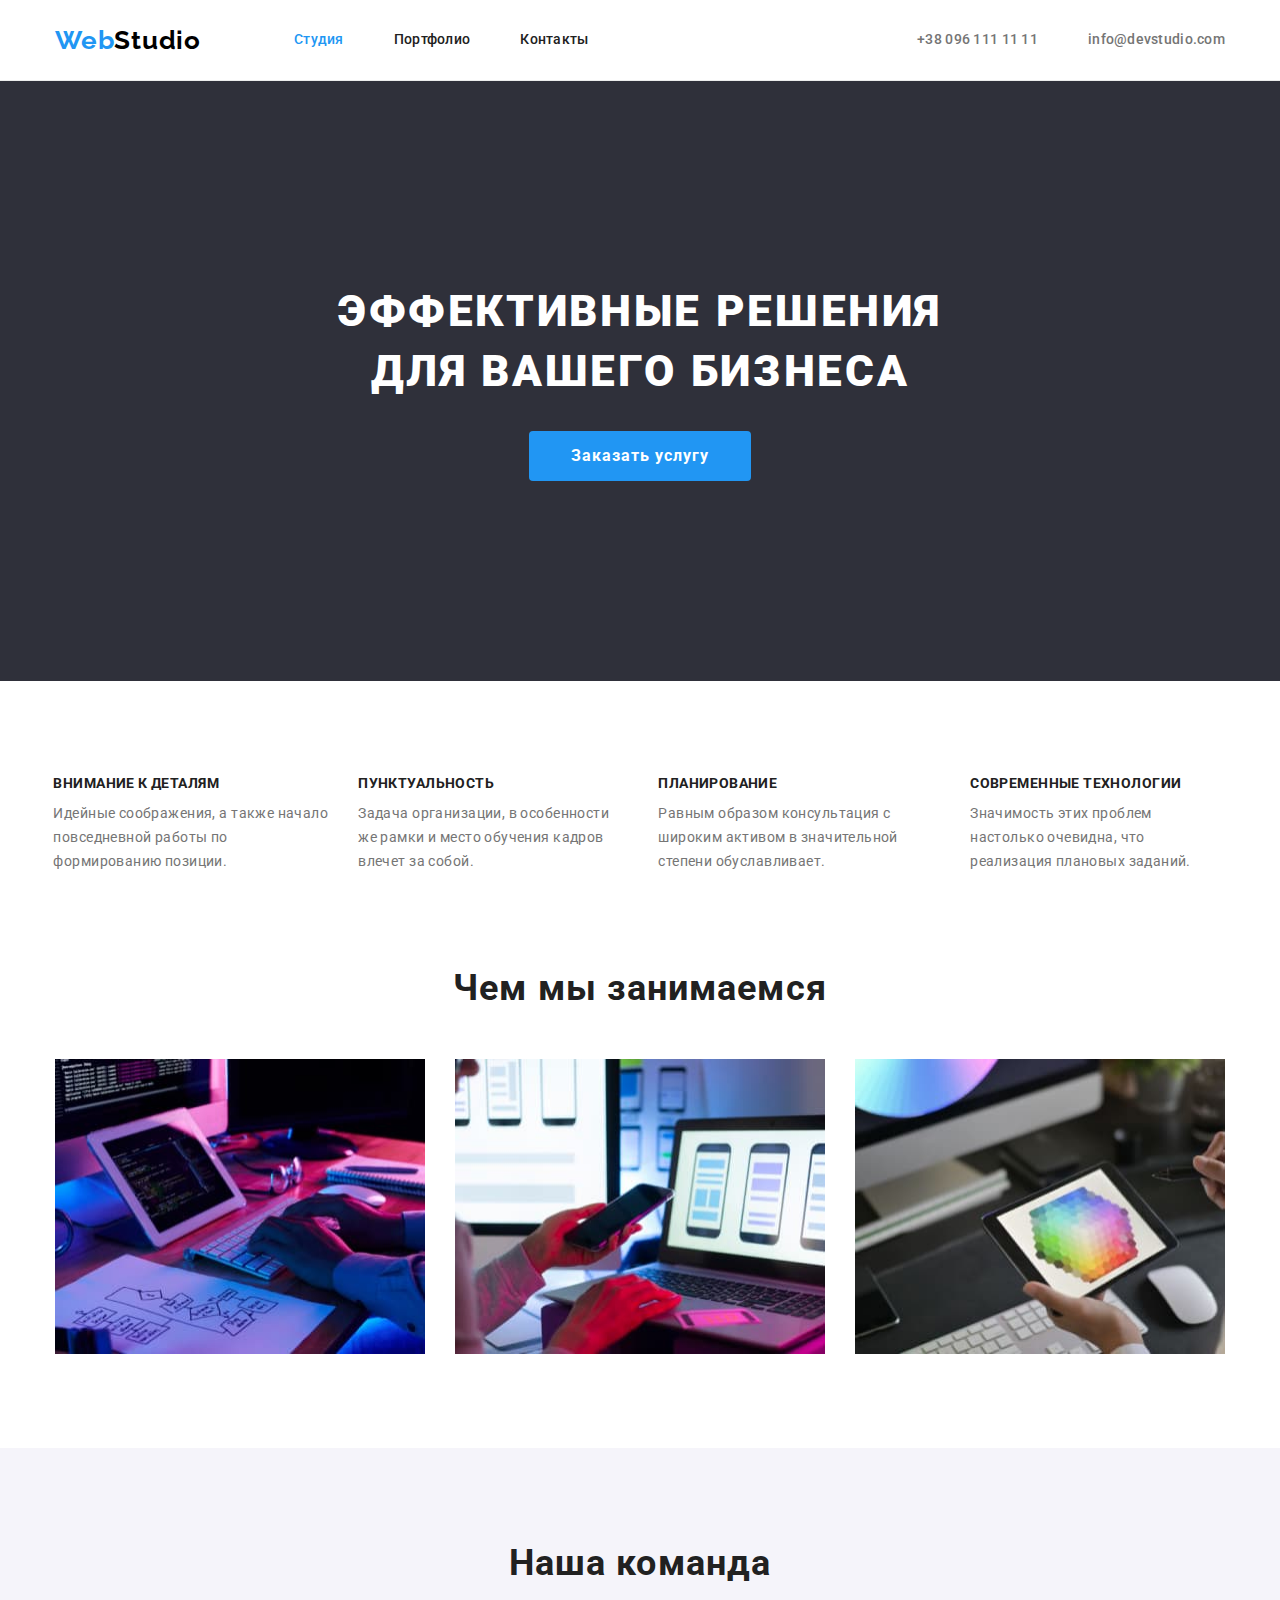
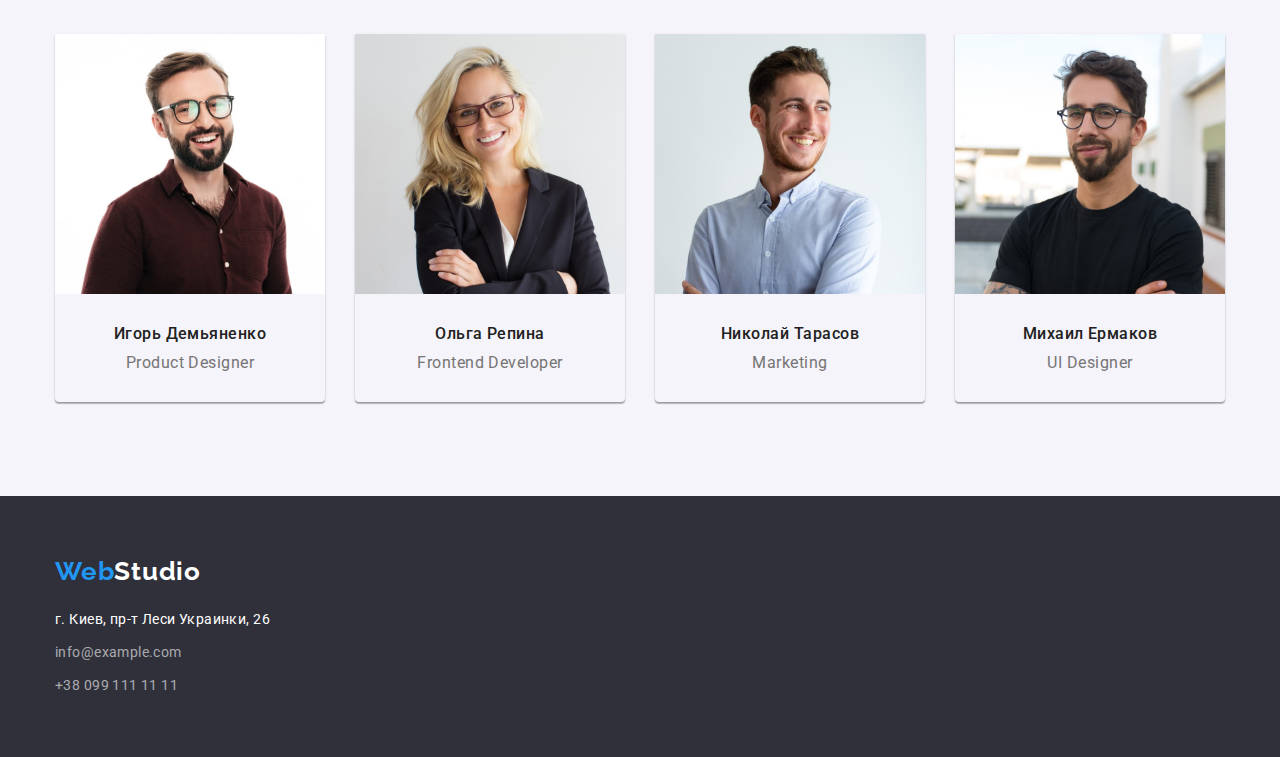
<file: index.html>
<!DOCTYPE html>
<html lang="ru">

<head>
    <meta charset="UTF-8" />
    <meta http-equiv="X-UA-Compatible" content="IE=edge" />
    <meta name="viewport" content="width=device-width, initial-scale=1.0" />
    <title>Студия</title>
    <link rel="preconnect" href="https://fonts.googleapis.com">
    <link rel="preconnect" href="https://fonts.gstatic.com" crossorigin>
    <link
        href="https://fonts.googleapis.com/css2?family=Montserrat:wght@400;700&family=Raleway:wght@700&family=Roboto:wght@400;500;700;900&display=swap"
        rel="stylesheet">
    <link rel="stylesheet"
        href="https://cdnjs.cloudflare.com/ajax/libs/modern-normalize/1.1.0/modern-normalize.min.css">
    <link rel="stylesheet" href="./css/styles.css">
</head>

<body>



    <!-- Header section -->

    <header class="header">

        <div class="container">

            <a href="/" class="logo link"> <span class="logo-web">Web</span>Studio </a>
            <nav class="main-nav">
                <ul class="navigation-list list">
                    <li class="navigation-item"><a class="navigation-link link navigation-link-current"
                            href="/">Студия</a>
                    </li>
                    <li class="navigation-item"><a class="navigation-link link" href="./portfolio.html">Портфолио</a>
                    </li>
                    <li class="navigation-item"><a class="navigation-link link" href="">Контакты</a></li>
                </ul>
            </nav>

            <ul class="connection list">
                <li class="connection-item"><a class="connection-link link" href="tel:+380961111111">+38 096 111 11
                        11</a>

                <li class="connection-item"><a class="connection-link link"
                        href="mailto:info@devstudio.com">info@devstudio.com</a></li>
            </ul>

        </div>
    </header>


    <main>
        <!-- Hero section -->
        <section class="hero section">
            <h1 class="headline">Эффективные решения для вашего бизнеса</h1>
            <button class="hero-btn" type="button">Заказать услугу</button>
        </section>

        <!-- Criteria section -->

        <section class="criteria section">
            <div class="container">
                <h2 class="criteria-title">Критерии работы</h2>
                <ul class="criteria-list list">
                    <li class="criteria-item">
                        <h3 class="criteria-item-title">Внимание к деталям</h3>
                        <p class="criteria-item-desk">
                            Идейные соображения, а также начало повседневной работы по
                            формированию позиции.
                        </p>
                    </li>
                    <li class="criteria-item">
                        <h3 class="criteria-item-title">Пунктуальность</h3>
                        <p class="criteria-item-desk">
                            Задача организации, в особенности же рамки и место обучения кадров
                            влечет за собой.
                        </p>
                    </li>
                    <li class="criteria-item">
                        <h3 class="criteria-item-title">Планирование</h3>
                        <p class="criteria-item-desk">
                            Равным образом консультация с широким активом в значительной
                            степени обуславливает.
                        </p>
                    </li>
                    <li class="criteria-item">
                        <h3 class="criteria-item-title">Современные технологии</h3>
                        <p class="criteria-item-desk">
                            Значимость этих проблем настолько очевидна, что реализация
                            плановых заданий.
                        </p>
                    </li>
                </ul>
            </div>
        </section>


        <!-- WORK section -->
        <section class="work section">
            <h2 class="work-title subtitle">Чем мы занимаемся</h2>
            <div class="container">
                <ul class="work-list list">
                    <li class="work-item">
                        <img class="work-img img" src="images/box1.jpg" alt="пишет программный код на компьютере"
                            width="370" height="295" />
                    </li>
                    <li class="work-item">
                        <img class="work-img img" src="images/box2.jpg" alt="сверяет вид программы на смартфоне"
                            width="370" height="295" />
                    </li>
                    <li class="work-item">
                        <img class="work-img img" src="images/box3.jpg" alt="подбирает цвета на планшете" width="370"
                            height="295" />
                    </li>
                </ul>
            </div>
        </section>

        <!-- TEAM section -->
        <section class="team section">
            <h2 class="team-title subtitle">Наша команда</h2>
            <div class="container">
                <ul class="team-list list">
                    <li class="team-item">
                        <img class="team-img img" src="images/person1.jpg" alt="Игорь Демьяненко. Продуктовый дизайнер"
                            width="270" height="260" />
                        <h3 class="team-subtitle">Игорь Демьяненко</h3>
                        <p class="team-desk" lang="en">Product Designer</p>
                    </li>
                    <li class="team-item">
                        <img class="team-img img" src="images/person2.jpg" alt="Ольга Репина. Фронтенд разработчик"
                            width="270" height="260" />
                        <h3 class="team-subtitle">Ольга Репина</h3>
                        <p class="team-desk" lang="en">Frontend Developer</p>
                    </li>
                    <li class="team-item">
                        <img class="team-img img" src="images/person3.jpg" alt="Николай Тарасов. Маркетинг" width="270"
                            height="260" />
                        <h3 class="team-subtitle">Николай Тарасов</h3>
                        <p class="team-desk" lang="en">Marketing</p>
                    </li>
                    <li class="team-item">
                        <img class="team-img img" src="images/person4.jpg" alt="Михаил Ермаков. UI дизайнер" width="270"
                            height="260" />
                        <h3 class="team-subtitle">Михаил Ермаков</h3>
                        <p class="team-desk" lang="en">UI Designer</p>
                    </li>
                </ul>
            </div>
        </section>
    </main>

    <!-- FOOTER section -->
    <footer class="footer">
        <div class="container footer-box">
            <a class="footer-logo link" href=""> <span class="logo-web">Web</span>Studio </a>
            <address class="address">
                <p class="footer-address"> г. Киев, пр-т Леси Украинки, 26</p>
                <ul class="fotter-list list">
                    <li class="footer-item"><a class="footer-link link"
                            href="mailto:info@example.com">info@example.com</a>
                    </li>
                    <li class="footer-item"><a class="footer-link link" href="tel:+380991111111">+38 099 111 11 11</a>
                    </li>
                </ul>


            </address>
        </div>
    </footer>



</body>

</html>
</file>
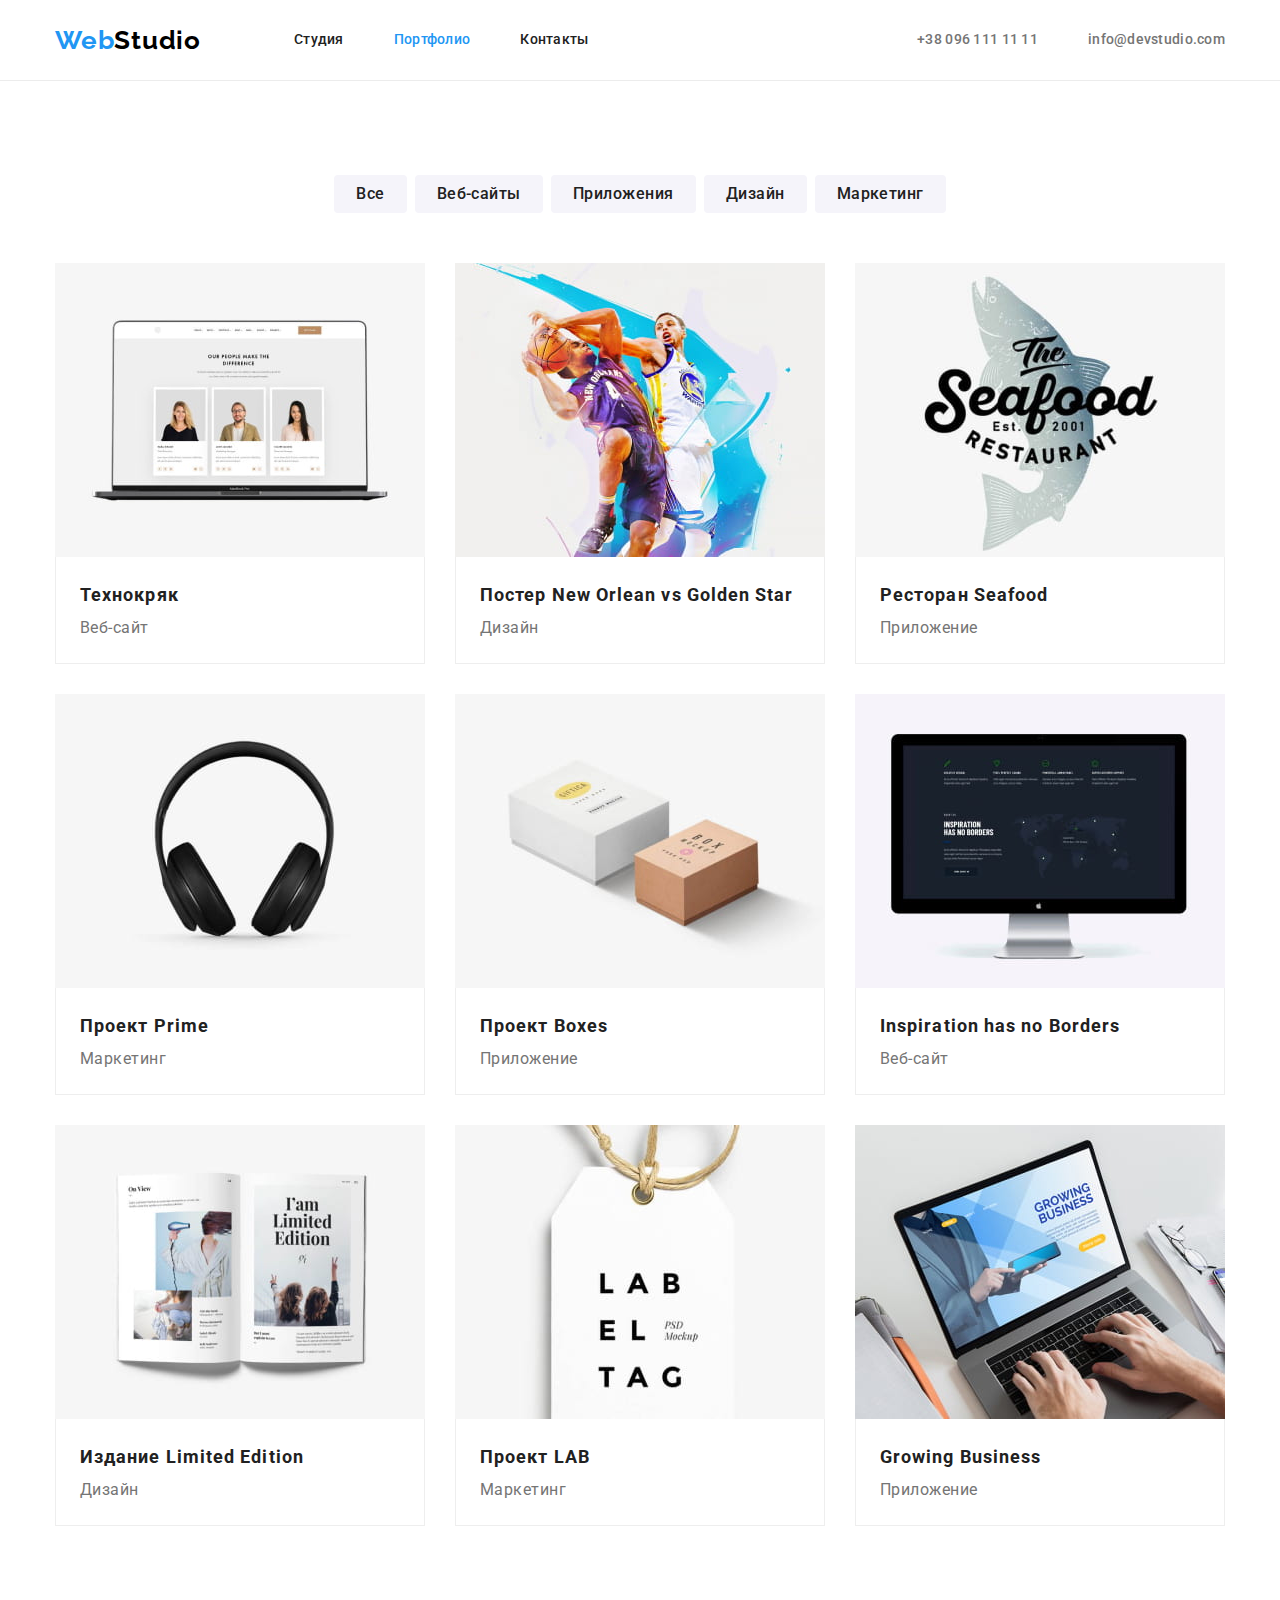
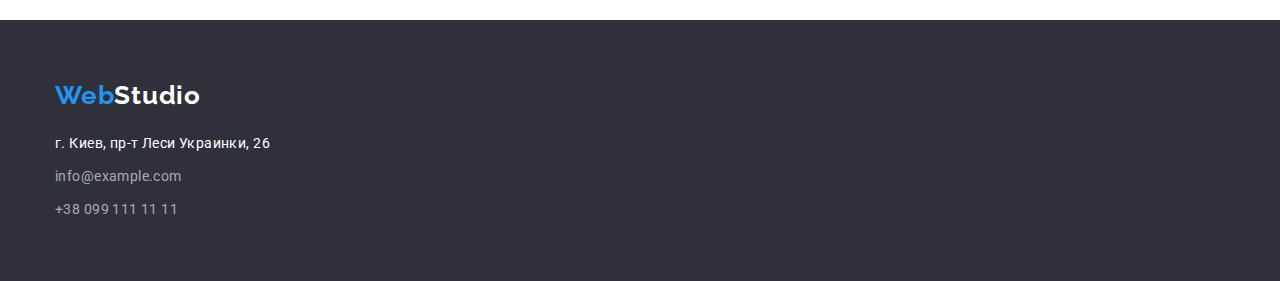
<file: portfolio.html>
<!DOCTYPE html>
<html lang="ru">

<head>
    <meta charset="UTF-8">
    <meta http-equiv="X-UA-Compatible" content="IE=edge">
    <meta name="viewport" content="width=device-width, initial-scale=1.0">
    <title>Портфолио</title>
    <link rel="preconnect" href="https://fonts.googleapis.com">
    <link rel="preconnect" href="https://fonts.gstatic.com" crossorigin>
    <link
        href="https://fonts.googleapis.com/css2?family=Montserrat:wght@400;700&family=Raleway:wght@700&family=Roboto:wght@400;500;700;900&display=swap"
        rel="stylesheet">

    <link rel="stylesheet"
        href="https://cdnjs.cloudflare.com/ajax/libs/modern-normalize/1.1.0/modern-normalize.min.css">

    <link rel="stylesheet" href="./css/styles.css">

</head>

<body>



    <!-- Header section -->
    <header class="header">

        <div class="container">
            <a href="/" class="logo link"> <span class="logo-web">Web</span>Studio </a>
            <nav class="main-nav">
                <ul class="navigation-list list">
                    <li class="navigation-item"><a class="navigation-link link" href="./index.html">Студия</a></li>
                    <li class="navigation-item"><a class="navigation-link link navigation-link-current"
                            href="./portfolio.html">Портфолио</a></li>
                    <li class="navigation-item"><a class="navigation-link link" href="">Контакты</a></li>
                </ul>
            </nav>

            <ul class="connection list">
                <li class="connection-item"><a class="connection-link link" href="tel:+380961111111">+38 096 111 11
                        11</a>
                </li>
                <li class="connection-item"><a class="connection-link link"
                        href="mailto:info@devstudio.com">info@devstudio.com</a>
                </li>
            </ul>

        </div>

    </header>

    <!-- Main section -->

    <main>


        <!-- Portfolio section -->

        <section class="portfolio-section section">

            <ul class="filter-list list">
                <li class="filter-item"><button class="filter-btn" type="button">Все</button></li>
                <li class="filter-item"><button class="filter-btn" type="button">Веб-сайты</button></li>
                <li class="filter-item"><button class="filter-btn" type="button">Приложения</button></li>
                <li class="filter-item"><button class="filter-btn" type="button">Дизайн</button></li>
                <li class="filter-item"><button class="filter-btn" type="button">Маркетинг</button></li>
            </ul>
            <div class="container">
                <ul class="porfolio-list list">
                    <li class="portfolio-item">
                        <a href="" class="portfolio-link link">
                            <img src="./images/portfolio/img-1.jpg" alt="Ноутбук с открытой веб-страницей"
                                class="portfolio-img img" width="370" height="294">
                            <div class="portfolio-content">
                                <h2 class="portfolio-subtitle ">Технокряк</h2>
                                <p class="portfolio-desc">Веб-сайт</p>
                            </div>
                        </a>
                    </li>
                    <li class="portfolio-item">
                        <a href="" class="portfolio-link link">
                            <img src="./images/portfolio/img-2.jpg" alt="Момент игры двух баскетболистов"
                                class="portfolio-img img" width="370" height="294">
                            <div class="portfolio-content">
                                <h2 class="portfolio-subtitle">Постер <span lang="en">New Orlean vs Golden Star</span>
                                </h2>
                                <p class="portfolio-desc">Дизайн</p>
                            </div>
                        </a>
                    </li>
                    <li class="portfolio-item">
                        <a href="" class="portfolio-link link">
                            <img src="./images/portfolio/img-3.jpg" alt="Логотип-вывеска ресторана"
                                class="portfolio-img img" width="370" height="294">
                            <div class="portfolio-content">
                                <h2 class="portfolio-subtitle">Ресторан <span lang="en">Seafood</span> </h2>
                                <p class="portfolio-desc">Приложение</p>
                            </div>
                        </a>
                    </li>
                    <li class="portfolio-item">
                        <a href="" class="portfolio-link link">
                            <img src="./images/portfolio/img-4.jpg" alt="Накладные наушники" class="portfolio-img img"
                                width="370" height="294">
                            <div class="portfolio-content">
                                <h2 class="portfolio-subtitle">Проект <span lang="en">Prime</span> </h2>
                                <p class="portfolio-desc">Маркетинг</p>
                            </div>
                        </a>
                    </li>
                    <li class="portfolio-item">
                        <a href="" class="portfolio-link link">
                            <img src="./images/portfolio/img-5.jpg" alt="две коробочки с надписями"
                                class="portfolio-img img" width="370" height="294">
                            <div class="portfolio-content">
                                <h2 class="portfolio-subtitle">Проект <span lang="en">Boxes</span></h2>
                                <p class="portfolio-desc">Приложение</p>
                            </div>
                        </a>
                    </li>
                    <li class="portfolio-item">
                        <a href="" class="portfolio-link link">
                            <img src="./images/portfolio/img-6.jpg" alt="" class="portfolio-img img" width="370"
                                height="294">
                            <div class="portfolio-content">
                                <h2 class="portfolio-subtitle" lang="en">Inspiration has no Borders</h2>
                                <p class="portfolio-desc">Веб-сайт</p>
                            </div>
                        </a>
                    </li>
                    <li class="portfolio-item">
                        <a href="" class="portfolio-link link">
                            <img src="./images/portfolio/img-7.jpg" alt="Книга. Лимитированое издание"
                                class="portfolio-img img" width="370" height="294">
                            <div class="portfolio-content">
                                <h2 class="portfolio-subtitle">Издание <span lang="en">Limited Edition</span></h2>
                                <p class="portfolio-desc">Дизайн</p>
                            </div>
                        </a>
                    </li>
                    <li class="portfolio-item">
                        <a href="" class="portfolio-link link">
                            <img src="./images/portfolio/img-8.jpg" alt="Этикетка" class="portfolio-img img" width="370"
                                height="294">
                            <div class="portfolio-content">
                                <h2 class="portfolio-subtitle">Проект <span lang="en">LAB</span></h2>
                                <p class="portfolio-desc">Маркетинг</p>
                            </div>
                        </a>
                    </li>
                    <li class="portfolio-item">
                        <a href="" class="portfolio-link link">
                            <img src="./images/portfolio/img-9.jpg" alt="" class="portfolio-img img" width="370"
                                height="294">
                            <div class="portfolio-content">
                                <h2 class="portfolio-subtitle" lang="en">Growing Business</h2>
                                <p class="portfolio-desc">Приложение</p>
                            </div>
                        </a>
                    </li>
                </ul>
            </div>
        </section>

    </main>

    <!-- FOOTER section -->

    <footer class="footer">
        <div class="container footer-box">
            <a class="footer-logo link" href=""> <span class="logo-web">Web</span>Studio </a>
            <address class="address">
                <p class="footer-address"> г. Киев, пр-т Леси Украинки, 26</p>
                <ul class="fotter-list list">
                    <li class="footer-item"><a class="footer-link link"
                            href="mailto:info@example.com">info@example.com</a>
                    </li>
                    <li class="footer-item"><a class="footer-link link" href="tel:+380991111111">+38 099 111 11 11</a>
                    </li>
                </ul>


            </address>
        </div>
    </footer>


</body>

</html>
</file>
<file: css/styles.css>
:root {
    /* fonts */
    --main-font: 'Roboto', sans-serif;
    --secondary-font: 'Raleway', sans-serif;

    /* text colors */
    --main-txt-cl: #212121;
    --accent-txt-cl: #757575;
    --select-cl: #2196F3;

    /* bg colors */
    --light-bg-cl: #F5F4FA;
    --dark-dg-cl: #2F303A;

    /* others */

    --card-set-gap: 30px;
    --margin-subtitle-gap: 50px;
}


body {
    font-family: var(--main-font);
    color: var(--accent-txt-cl);
}

/* reset styles */

.list {
    list-style: none;
}

.link {
    text-decoration: none;
}

h1,
h2,
h3,
p,
ul {
    margin: 0;
    padding: 0;
}

/* base styles */



.container {
    width: 1200px;
    padding-left: 15px;
    padding-right: 15px;
    margin: 0 auto;
    display: flex;
    align-items: center;
}

.section {
    padding-bottom: 94px;
    padding-top: 94px;
}

.filter-btn,
.portfolio-subtitle,
.navigation-link,
.criteria-item-title,
.subtitle,
.team-subtitle {
    color: var(--main-txt-cl);
}


.hero-btn,
.filter-btn:hover,
.filter-btn:focus {
    background-color: var(--select-cl);
    cursor: pointer;
    color: #FFFFFF;
}



.img {
    display: block;
}


/* Header section */
.header {
    border-bottom: 1px solid #ECECEC;
}

.logo {
    margin-right: 93px;
}

.logo,
.footer-logo {
    font-family: var(--secondary-font);
    font-weight: 700;
    font-size: 26px;
    line-height: 1.19;
    letter-spacing: 0.03em;
    color: #000000;

}

.navigation-list,
.connection {
    display: flex;
    margin-top: 0;
    margin-bottom: 0;

}

.main-nav {
    margin-right: auto;
}

.connection .connection-item:not(:last-child) {
    margin-right: 50px;
}

.navigation-list .navigation-item:not(:last-child) {
    margin-right: 50px;
}

.navigation-link,
.connection-link {
    display: block;
    padding-top: 32px;
    padding-bottom: 32px;

    font-weight: 500;
    font-size: 14px;
    line-height: 1.14;
    letter-spacing: 0.02em;
}

.connection-link,
.portfolio-desc {
    color: var(--accent-txt-cl);
}

.logo-web,
.navigation-link-current,
.navigation-link:hover,
.navigation-link:focus,
.connection-link:hover,
.connection-link:focus {
    color: var(--select-cl);
}

/* Hero section */

.headline {
    width: 696px;
    margin-bottom: 30px;
    margin-left: auto;
    margin-right: auto;

    font-weight: 900;
    font-size: 44px;
    line-height: 60px;
    text-align: center;
    letter-spacing: 0.06em;
    text-transform: uppercase;
    color: #FFFFFF;

}

.hero {
    padding-top: 200px;
    padding-bottom: 200px;
    text-align: center;
}

.hero,
.footer {
    background-color: var(--dark-dg-cl);
}

.hero-btn {
    background: #2196F3;
    border: none;
    border-radius: 4px;
    padding: 10px 42px;

    font-family: inherit;
    font-weight: 700;
    font-size: 16px;
    line-height: calc(30/16);
    text-align: center;
    letter-spacing: 0.06em;
}

.hero-btn:hover,
.hero-btn:focus {
    background: #188CE8;
}

/* criteria section */

.criteria-list,
.team-list {
    display: flex;

}

.criteria-item {
    flex-basis: calc((100%-90px)/4);
}

.criteria-list>.criteria-item:not(:last-child),
.team-list .team-item:not(:last-child),
.work-list .work-item:not(:last-child) {
    margin-right: var(--card-set-gap);
}

.criteria-title {
    border: 0;
    height: 1px;
    margin: -1px;
    overflow: hidden;
    padding: 0;
    width: 1px;
}



.criteria-item-title {
    font-weight: 700;
    font-size: 14px;
    line-height: calc(16/14);
    letter-spacing: 0.03em;
    text-transform: uppercase;
}

.criteria-item-desk {
    margin-top: 10px;
    font-size: 14px;
    line-height: calc(24/14);
    letter-spacing: 0.03em;
}

/* WORK section */
.work {
    padding-top: 0;
}

.subtitle {
    margin-bottom: var(--margin-subtitle-gap);

    font-weight: 700;
    font-size: 36px;
    line-height: calc(42/36);
    text-align: center;
    letter-spacing: 0.03em;
}

.work-list {
    display: flex;

}

.work-item {
    flex-basis: calc((100%-60)/3);
}


/* TEAM section */

.team {
    background-color: var(--light-bg-cl);
}

.team-subtitle {
    margin-top: 30px;
}

.team-item {
    box-shadow: 0px 1px 3px rgba(0, 0, 0, 0.12), 0px 1px 1px rgba(0, 0, 0, 0.14), 0px 2px 1px rgba(0, 0, 0, 0.2);
    border-radius: 0px 0px 4px 4px;

}

.team-subtitle {
    font-weight: 500;
    font-size: 16px;
    line-height: calc(19/16);
    text-align: center;
    letter-spacing: 0.03em;
}

.team-desk {
    margin-top: 10px;
    margin-bottom: 30px;
}


.team-desk,
.portfolio-desc {
    line-height: calc(19/16);
    text-align: center;
    letter-spacing: 0.03em;
}

/* Footer */

.footer {
    padding-top: 60px;
    padding-bottom: 60px;
}

.footer-box {
    display: block;
}

.footer-logo,
.footer-address,
.footer-link:hover,
.footer-link:focus {
    color: #FFFFFF;
}

.address,
.footer-link {
    font-style: normal;
    font-size: 14px;
    line-height: calc(24/14);
    letter-spacing: 0.03em;
}

.footer-link {
    color: rgba(255, 255, 255, 0.6);
}

.address {
    margin-top: 20px;
}

.fotter-list,
.footer-item:last-child {
    margin-top: 9px;
}


/*  PORTFOLIO PAGE */

.filter-list {
    display: flex;
    justify-content: center;
    margin-bottom: 50px;
}

.filter-btn {
    padding: 6px 22px;

    font-family: inherit;
    font-style: normal;
    font-weight: 500;
    font-size: 16px;
    line-height: calc(26/16);
    text-align: center;
    letter-spacing: 0.03em;
    background-color: var(--light-bg-cl);
    border-style: none;
    border-radius: 4px;
}

.filter-list .filter-item:not(:last-child) {
    margin-right: 8px;
}

.porfolio-list {


    margin-top: calc(-1 * var(--card-set-gap));
    margin-left: calc(-1 * var(--card-set-gap));

    display: flex;
    flex-wrap: wrap;

}

.portfolio-item {
    flex-basis: calc(100% / 3 - var(--card-set-gap));
    margin-top: var(--card-set-gap);
    margin-left: var(--card-set-gap);

}

.portfolio-subtitle {
    font-weight: 700;
    font-size: 18px;
    line-height: calc(36/18);
    letter-spacing: 0.06em;
}

.portfolio-desc {
    line-height: calc(30/16);
    text-align: left;
}

.portfolio-content {
    padding: 20px 24px;
    border: 1px solid #EEEEEE;
    border-top: none;
}
</file>
